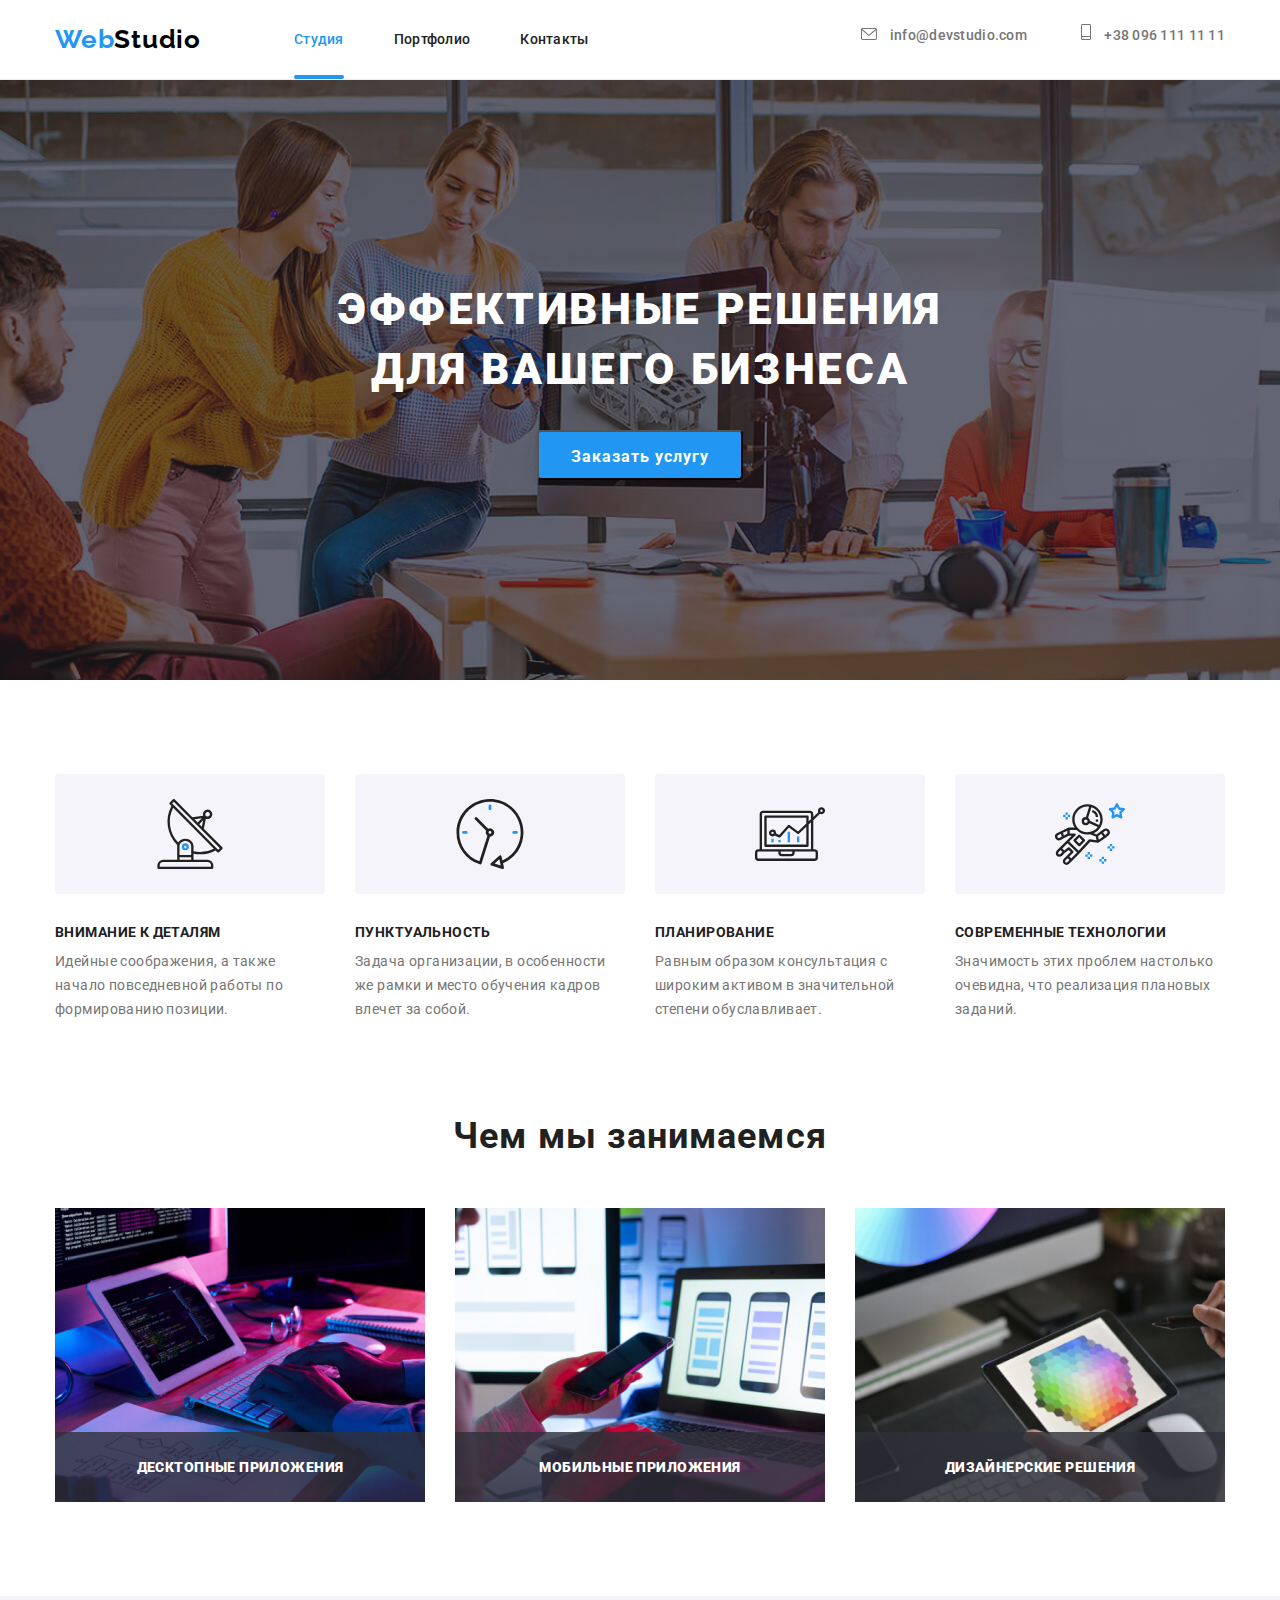
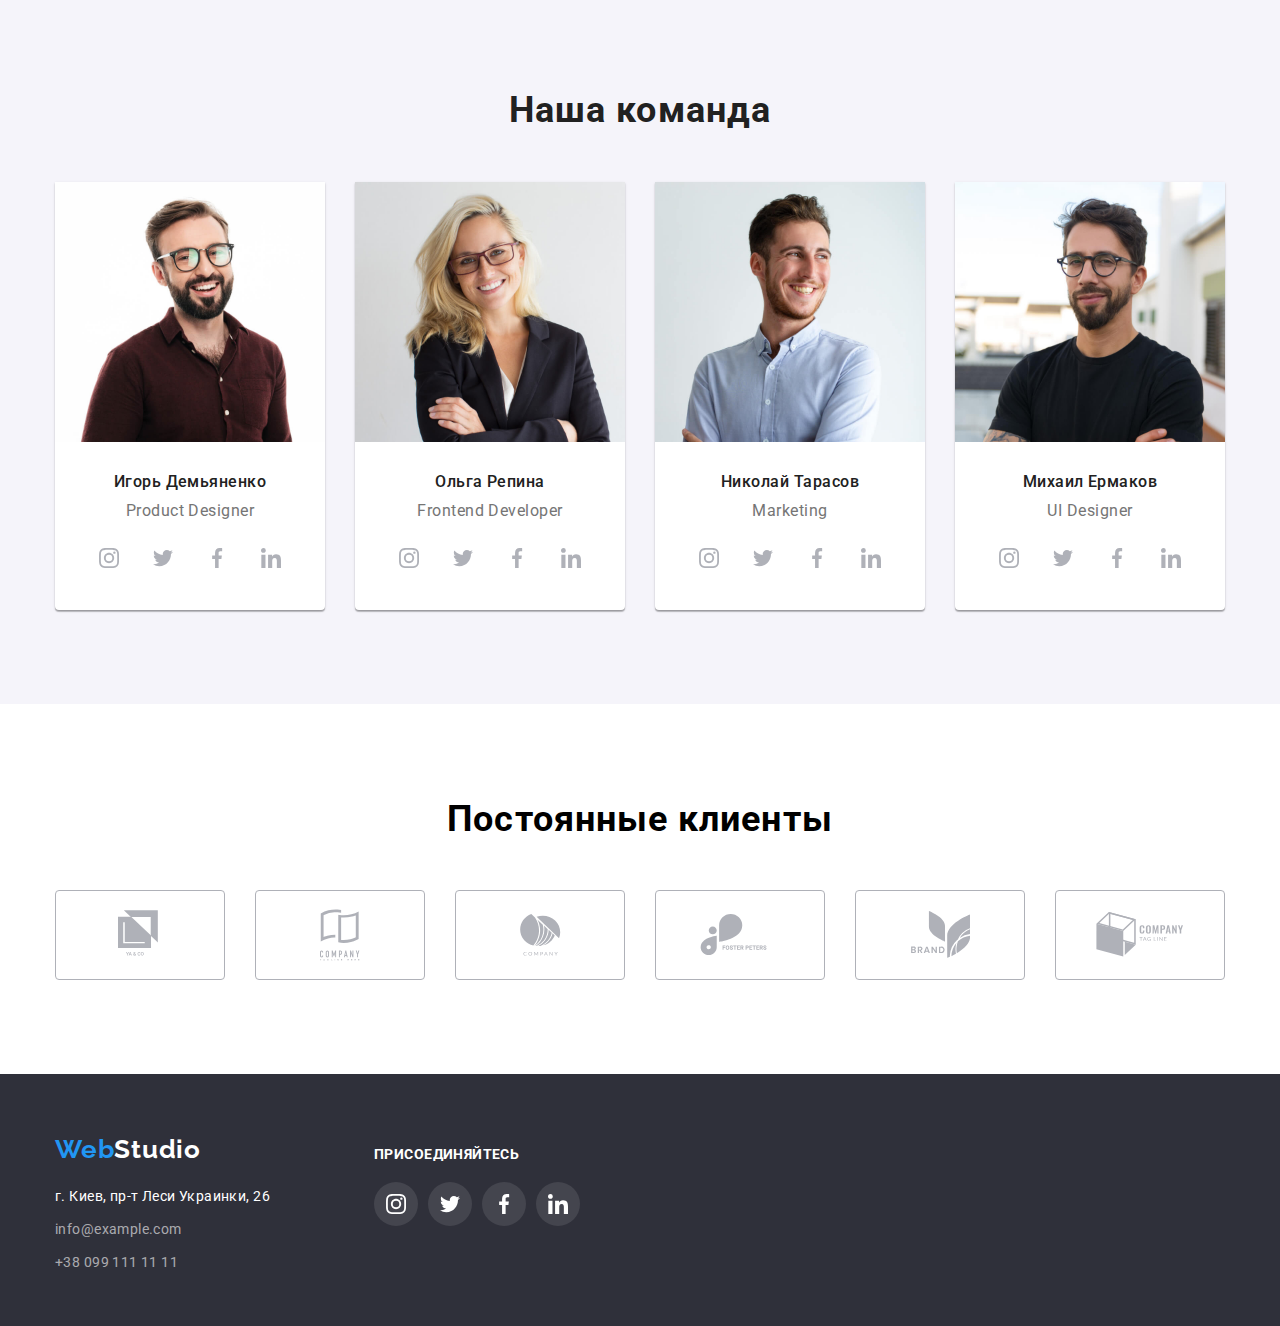
<file: index.html>
<!DOCTYPE html>
<html lang="ru">
  <head>
    <meta charset="UTF-8" />
    <meta name="viewport" content="width=device-width, initial-scale=1.0" />
    <title lang="en">WebStudio</title>
    <link
      rel="stylesheet"
      href="https://cdnjs.cloudflare.com/ajax/libs/modern-normalize/1.0.0/modern-normalize.css"
    />
    <link
      href="https://fonts.googleapis.com/css2?family=Raleway:wght@700&family=Roboto:wght@400;500;700;900&display=swap"
      rel="stylesheet"
    />
    <link rel="stylesheet" href="./css/style.css" />
  </head>
  <body>
    <!--HEADER-->
    <header class="header">
      <div class="container">
        <nav class="navigation">
          <a
            class="logo link"
            href="./index.html"
            aria-label="Логотип WebStudio"
          >
            <span class="logo-item">Web</span>Studio</a
          >
          <ul class="navigation-list list">
            <li class="navigation-list-item">
              <a
                class="navigation-list-link link link-current"
                href="./index.html"
                >Студия</a
              >
            </li>
            <li class="navigation-list-item">
              <a class="navigation-list-link link" href="./portfolio.html"
                >Портфолио</a
              >
            </li>
            <li class="navigation-list-item">
              <a class="navigation-list-link link" href="">Контакты</a>
            </li>
          </ul>
        </nav>
        <address class="adress">
          <a class="header-mail-link link" href="mailto:info@devstudio.com">
            <svg class="adress-logo">
              <use href="./images/sprite.svg#icon-envelope"></use>
            </svg>
            info@devstudio.com</a
          >
          <a class="header-tel-link link" href="tel:+380961111111">
            <svg class="adress-logo-tel">
              <use href="./images/sprite.svg#icon-smartphone"></use>
            </svg>
            +38 096 111 11 11</a
          >
        </address>
      </div>
    </header>
    <main>
      <!--HERO-->
      <section class="hero">
        <div class="container">
          <h1 class="hero-title">Эффективные решения для вашего бизнеса</h1>
          <button class="modal-btn" type="button" data-modal-open>
            Заказать услугу
          </button>
        </div>
      </section>
      <!--Our advantages-->
      <section class="advantages-section">
        <div class="container">
          <h2 class="hero-section-title" hidden>Наши преимущества</h2>
          <ul class="advantages-list list">
            <li class="advantages-list-item">
              <div></div>
              <h3 class="advantages-title">Внимание к деталям</h3>
              <p class="advantages-description">
                Идейные соображения, а также <br />
                начало повседневной работы по <br />
                формированию позиции.
              </p>
            </li>
            <li class="advantages-list-item">
              <div></div>
              <h3 class="advantages-title">Пунктуальность</h3>
              <p class="advantages-description">
                Задача организации, в особенности <br />
                же рамки и место обучения кадров<br />
                влечет за собой.
              </p>
            </li>
            <li class="advantages-list-item">
              <div></div>
              <h3 class="advantages-title">Планирование</h3>
              <p class="advantages-description">
                Равным образом консультация с<br />
                широким активом в значительной<br />
                степени обуславливает.
              </p>
            </li>
            <li class="advantages-list-item">
              <div></div>
              <h3 class="advantages-title">Современные технологии</h3>
              <p class="advantages-description">
                Значимость этих проблем настолько<br />
                очевидна, что реализация плановых<br />
                заданий.
              </p>
            </li>
          </ul>
        </div>
      </section>

      <!--What are we doing-->
      <section class="doing-section">
        <h2 class="hero-section-title">Чем мы занимаемся</h2>
        <div class="container">
          <ul class="doing-list list">
            <li class="doing-list-item">
              <img
                class="doing-img"
                src="./images/what-are-we-doing/what-are-we-doing-img-1.jpg"
                alt="специалист изучает дизайны мобильных телефонов на компьютере"
                width="370"
                height="294"
              />
              <div class="doing-wrapper">
                <p class="doing-wrapper-label">Десктопные приложения</p>
              </div>
            </li>
            <li class="doing-list-item">
              <img
                class="doing-img"
                src="./images/what-are-we-doing/what-are-we-doing-img-2.jpg"
                alt="специалист изучает дизайны мобильных телефонов на компьютере"
                width="370"
                height="294"
              />
              <div class="doing-wrapper">
                <p class="doing-wrapper-label">Мобильные приложения</p>
              </div>
            </li>
            <li class="doing-list-item">
              <img
                class="doing-img"
                src="./images/what-are-we-doing/what-are-we-doing-img-3.jpg"
                alt="специалист работает с цветами на планшете"
                width="370"
                height="294"
              />
              <div class="doing-wrapper">
                <p class="doing-wrapper-label">Дизайнерские решения</p>
              </div>
            </li>
          </ul>
        </div>
      </section>

      <!--Our team-->
      <section class="team-section">
        <h2 class="hero-section-title">Наша команда</h2>
        <div class="container">
          <ul class="team-list list">
            <li class="team-list-item">
              <img
                class="team-img"
                src="./images/our-team/member-1.jpg"
                alt="Член команды Игорь Демьяненко"
                width="270"
                height="260"
              />
              <div class="team-list-content">
                <h3 class="team-title">Игорь Демьяненко</h3>
                <p class="team-title-description" lang="en">Product Designer</p>
                <ul class="social-list list">
                  <li class="social-list-item">
                    <a href="" class="social-list-link">
                      <svg class="social-list-svg">
                        <use href="./images/sprite.svg#icon-instagram"></use>
                      </svg>
                    </a>
                  </li>
                  <li class="social-list-item">
                    <a href="" class="social-list-link">
                      <svg class="social-list-svg">
                        <use href="./images/sprite.svg#icon-twitter"></use>
                      </svg>
                    </a>
                  </li>
                  <li class="social-list-item">
                    <a href="" class="social-list-link">
                      <svg class="social-list-svg">
                        <use href="./images/sprite.svg#icon-facebook"></use>
                      </svg>
                    </a>
                  </li>
                  <li class="social-list-item">
                    <a href="" class="social-list-link">
                      <svg class="social-list-svg">
                        <use href="./images/sprite.svg#icon-linkedin"></use>
                      </svg>
                    </a>
                  </li>
                </ul>
              </div>
            </li>
            <li class="team-list-item">
              <img
                class="team-img"
                src="./images/our-team/member-2.jpg"
                alt="Член команды Ольга Репина"
                width="270"
                height="260"
              />
              <div class="team-list-content">
                <h3 class="team-title">Ольга Репина</h3>
                <p class="team-title-description" lang="en">
                  Frontend Developer
                </p>
                <ul class="social-list list">
                  <li class="social-list-item">
                    <a href="" class="social-list-link">
                      <svg class="social-list-svg">
                        <use href="./images/sprite.svg#icon-instagram"></use>
                      </svg>
                    </a>
                  </li>
                  <li class="social-list-item">
                    <a href="" class="social-list-link">
                      <svg class="social-list-svg">
                        <use href="./images/sprite.svg#icon-twitter"></use>
                      </svg>
                    </a>
                  </li>
                  <li class="social-list-item">
                    <a href="" class="social-list-link">
                      <svg class="social-list-svg">
                        <use href="./images/sprite.svg#icon-facebook"></use>
                      </svg>
                    </a>
                  </li>
                  <li class="social-list-item">
                    <a href="" class="social-list-link">
                      <svg class="social-list-svg">
                        <use href="./images/sprite.svg#icon-linkedin"></use>
                      </svg>
                    </a>
                  </li>
                </ul>
              </div>
            </li>
            <li class="team-list-item">
              <img
                src="./images/our-team/member-3.jpg"
                alt="Член команды Николай Тарасов"
                width="270"
                height="260"
              />
              <div class="team-list-content">
                <h3 class="team-title">Николай Тарасов</h3>
                <p class="team-title-description" lang="en">Marketing</p>
                <ul class="social-list list">
                  <li class="social-list-item">
                    <a href="" class="social-list-link">
                      <svg class="social-list-svg">
                        <use href="./images/sprite.svg#icon-instagram"></use>
                      </svg>
                    </a>
                  </li>
                  <li class="social-list-item">
                    <a href="" class="social-list-link">
                      <svg class="social-list-svg">
                        <use href="./images/sprite.svg#icon-twitter"></use>
                      </svg>
                    </a>
                  </li>
                  <li class="social-list-item">
                    <a href="" class="social-list-link">
                      <svg class="social-list-svg">
                        <use href="./images/sprite.svg#icon-facebook"></use>
                      </svg>
                    </a>
                  </li>
                  <li class="social-list-item">
                    <a href="" class="social-list-link">
                      <svg class="social-list-svg">
                        <use href="./images/sprite.svg#icon-linkedin"></use>
                      </svg>
                    </a>
                  </li>
                </ul>
              </div>
            </li>
            <li class="team-list-item">
              <img
                src="./images/our-team/member-4.jpg"
                alt="Член команды Михаил Ермаков"
                width="270"
                height="260"
              />
              <div class="team-list-content">
                <h3 class="team-title">Михаил Ермаков</h3>
                <p class="team-title-description" lang="en">UI Designer</p>
                <ul class="social-list list">
                  <li class="social-list-item">
                    <a href="" class="social-list-link">
                      <svg class="social-list-svg">
                        <use href="./images/sprite.svg#icon-instagram"></use>
                      </svg>
                    </a>
                  </li>
                  <li class="social-list-item">
                    <a href="" class="social-list-link">
                      <svg class="social-list-svg">
                        <use href="./images/sprite.svg#icon-twitter"></use>
                      </svg>
                    </a>
                  </li>
                  <li class="social-list-item">
                    <a href="" class="social-list-link">
                      <svg class="social-list-svg">
                        <use href="./images/sprite.svg#icon-facebook"></use>
                      </svg>
                    </a>
                  </li>
                  <li class="social-list-item">
                    <a href="" class="social-list-link">
                      <svg class="social-list-svg">
                        <use href="./images/sprite.svg#icon-linkedin"></use>
                      </svg>
                    </a>
                  </li>
                </ul>
              </div>
            </li>
          </ul>
        </div>
      </section>
      <!--Client-->
      <section class="section-client">
        <div class="container">
          <h2 class="client-title">Постоянные клиенты</h2>
          <ul class="client-list list">
            <li class="client-list-item">
              <a href="" class="client-link link">
                <svg class="client-svg" width="44px" height="49px">
                  <use href="./images/sprite.svg#icon-logo-1"></use>
                </svg>
              </a>
            </li>
            <li class="client-list-item">
              <a href="" class="client-link">
                <svg class="client-svg" width="40px" height="52px">
                  <use href="./images/sprite.svg#icon-logo-2"></use>
                </svg>
              </a>
            </li>
            <li class="client-list-item">
              <a href="" class="client-link link">
                <svg class="client-svg" width="41px" height="42px">
                  <use href="./images/sprite.svg#icon-logo-3"></use>
                </svg>
              </a>
            </li>
            <li class="client-list-item">
              <a href="" class="client-link link">
                <svg class="client-svg" width="80px" height="42px">
                  <use href="./images/sprite.svg#icon-logo-4"></use>
                </svg>
              </a>
            </li>
            <li class="client-list-item">
              <a href="" class="client-link link">
                <svg class="client-svg" width="59px" height="47px">
                  <use href="./images/sprite.svg#icon-logo-5"></use>
                </svg>
              </a>
            </li>
            <li class="client-lisi-item">
              <a href="" class="client-link link">
                <svg class="client-svg" width="88px" height="45px">
                  <use href="./images/sprite.svg#icon-logo-6"></use>
                </svg>
              </a>
            </li>
          </ul>
        </div>
      </section>
    </main>

    <!--Footer-->
    <footer class="footer">
      <div class="footer-container container">
        <div class="footer-left">
          <div class="logo-container">
            <a
              class="logo link"
              href="./index.html"
              aria-label="Логотип WebStudio"
            >
              <span class="logo-item">Web</span>Studio
            </a>
          </div>
          <address class="adress">
            <ul class="footer-list list">
              <li class="footer-list-item">
                <a
                  class="footer-adress-link link"
                  href="https://goo.gl/maps/Tn6iYeRyKpCLgesP7"
                  target="_blank"
                  >г. Киев, пр-т Леси Украинки, 26</a
                >
              </li>
              <li class="footer-list-item">
                <a class="footer-mail-link link" href="mailto:info@example.com"
                  >info@example.com</a
                >
              </li>
              <li class="footer-list-item">
                <a class="footer-tel-link link" href="tel:+380991111111"
                  >+38 099 111 11 11</a
                >
              </li>
            </ul>
          </address>
        </div>
        <div class="footer-right">
          <h2 class="footer-title">Присоединяйтесь</h2>
          <ul class="footer-icon-list list">
            <li class="footer-icon-list-item">
              <a href="" class="footer-icon-link">
                <svg class="footer-svg">
                  <use href="./images/sprite.svg#icon-instagram"></use>
                </svg>
              </a>
            </li>
            <li class="footer-icon-list-item">
              <a href="" class="footer-icon-link">
                <svg class="footer-svg">
                  <use href="./images/sprite.svg#icon-twitter"></use>
                </svg>
              </a>
            </li>
            <li class="footer-icon-list-item">
              <a href="" class="footer-icon-link">
                <svg class="footer-svg">
                  <use href="./images/sprite.svg#icon-facebook"></use>
                </svg>
              </a>
            </li>
            <li class="footer-icon-list-item">
              <a href="" class="footer-icon-link">
                <svg class="footer-svg">
                  <use href="./images/sprite.svg#icon-linkedin"></use>
                </svg>
              </a>
            </li>
          </ul>
        </div>
      </div>
    </footer>
    <div class="backdrop is-hidden" data-modal>
      <div class="modal">
        <button type="button" class="close-btn" data-modal-close>
          <svg class="close-btn-icon">
            <use href="./images/sprite.svg#icon-Vector"></use>
          </svg>
        </button>
      </div>
    </div>
    <script src="./js/modal.js"></script>
  </body>
</html>
</file>
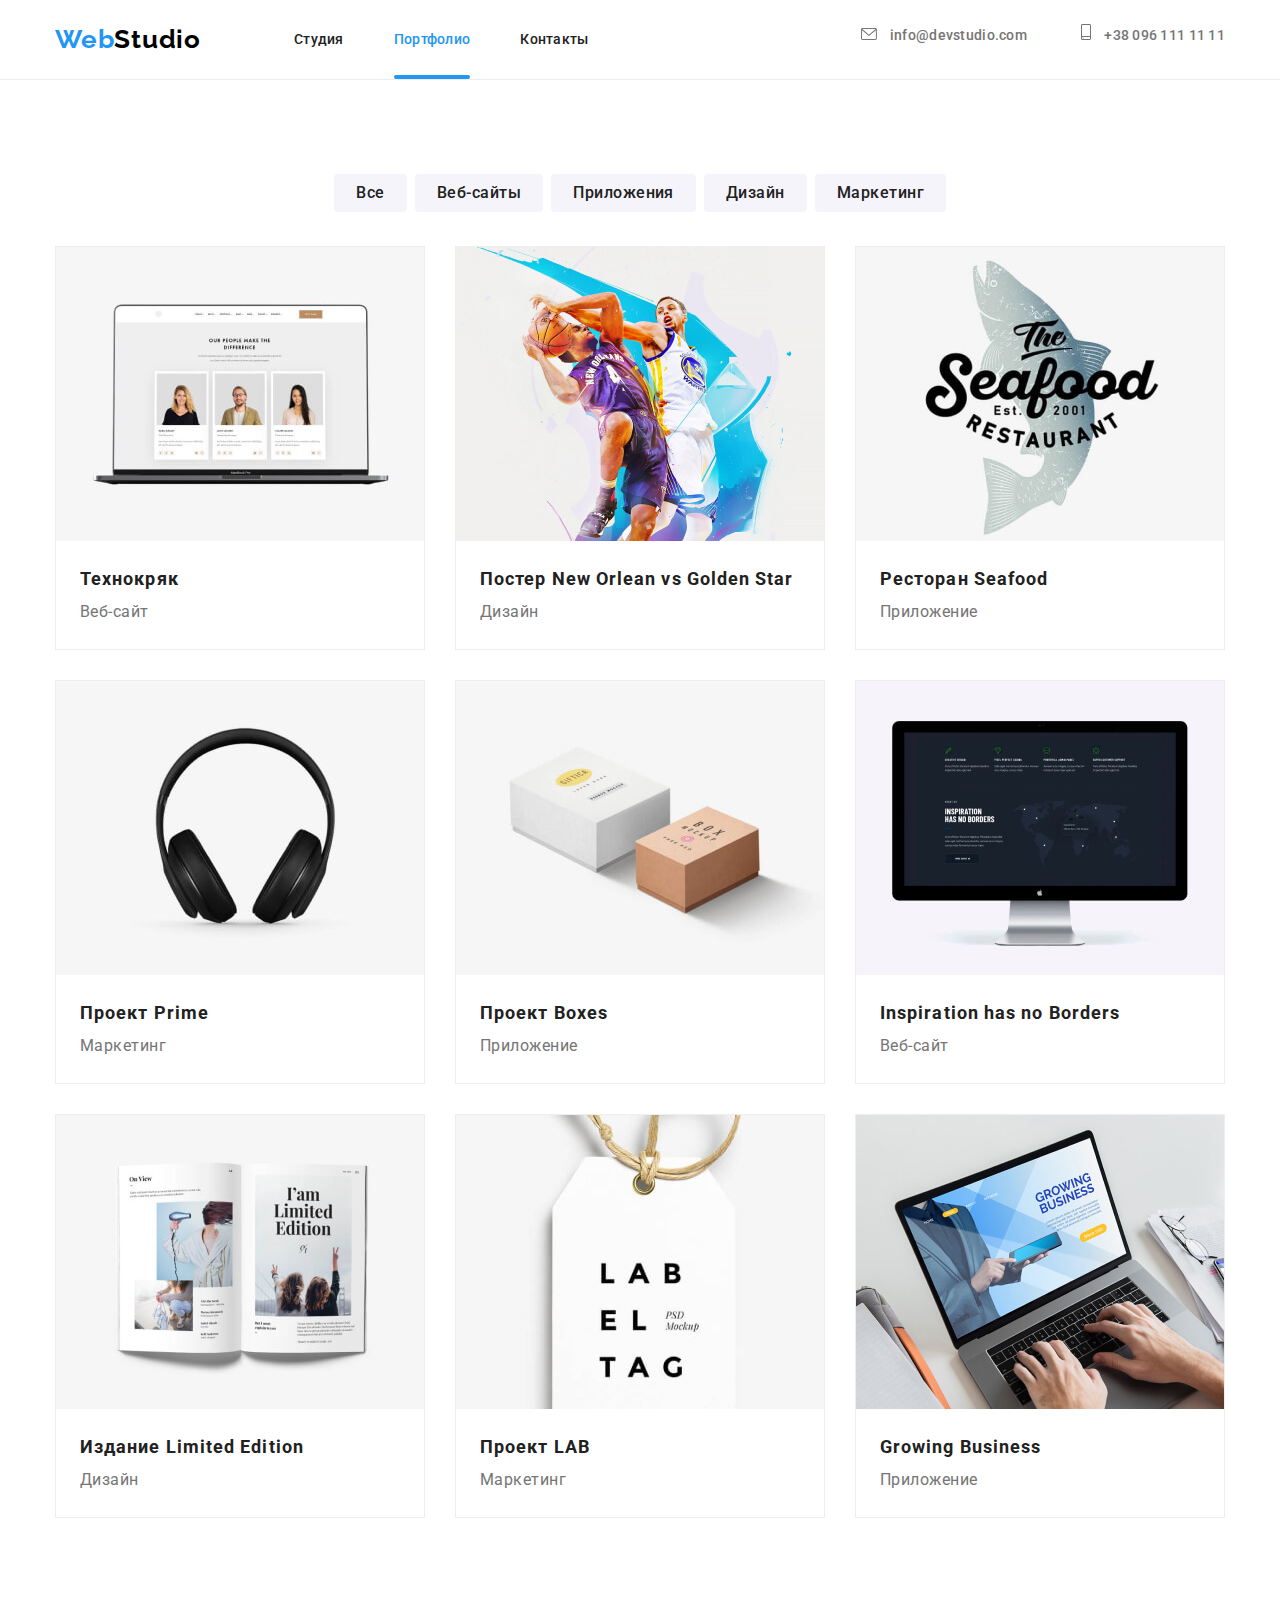
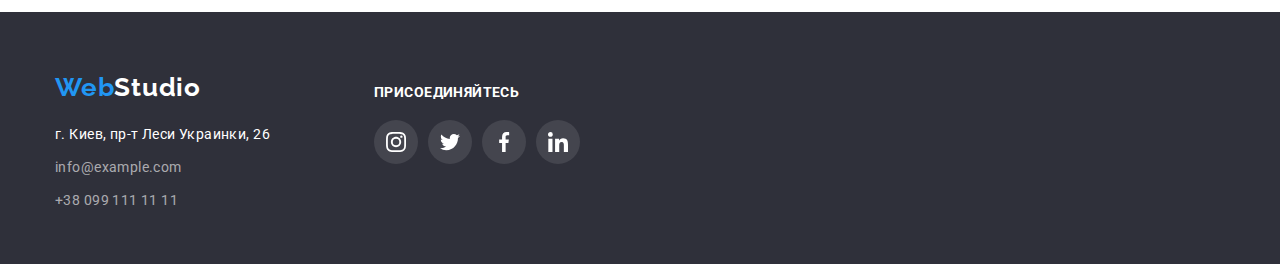
<file: portfolio.html>
<!DOCTYPE html>
<html lang="ru">
  <head>
    <meta charset="UTF-8" />
    <meta name="viewport" content="width=device-width, initial-scale=1.0" />
    <title lang="en">WebStudio</title>
    <link
      rel="stylesheet"
      href="https://cdnjs.cloudflare.com/ajax/libs/modern-normalize/1.0.0/modern-normalize.css"
    />
    <link
      href="https://fonts.googleapis.com/css2?family=Raleway:wght@700&family=Roboto:wght@400;500;700;900&display=swap"
      rel="stylesheet"
    />
    <link rel="stylesheet" href="./css/style.css" />
  </head>
  <body>
    <!--HEADER-->
    <header class="header">
      <div class="container">
        <nav class="navigation">
          <a
            class="logo link"
            href="./index.html"
            aria-label="Логотип WebStudio"
          >
            <span class="logo-item">Web</span>Studio</a
          >
          <ul class="navigation-list list">
            <li class="navigation-list-item">
              <a class="navigation-list-link link" href="./index.html"
                >Студия</a
              >
            </li>
            <li class="navigation-list-item">
              <a
                class="navigation-list-link link link-current"
                href="./portfolio.html"
                >Портфолио</a
              >
            </li>
            <li class="navigation-list-item">
              <a class="navigation-list-link link" href="">Контакты</a>
            </li>
          </ul>
        </nav>
        <address class="adress">
          <a class="header-mail-link link" href="mailto:info@devstudio.com">
            <svg class="adress-logo">
              <use href="./images/sprite.svg#icon-envelope"></use>
            </svg>
            info@devstudio.com</a
          >
          <a class="header-tel-link link" href="tel:+380961111111">
            <svg class="adress-logo-tel">
              <use href="./images/sprite.svg#icon-smartphone"></use>
            </svg>
            +38 096 111 11 11</a
          >
        </address>
      </div>
    </header>
    <main>
      <!--HERO-->
      <section class="portfolio-hero">
        <div class="container">
          <h1 class="portfolio-hero-title" hidden>Портфолио</h1>
          <ul class="portfolio-title-list list">
            <li class="portfolio-hero-item">
              <button class="portfolio-btn" type="button">Все</button>
            </li>
            <li class="portfolio-hero-item">
              <button class="portfolio-btn" type="button">Веб-сайты</button>
            </li>
            <li class="portfolio-hero-item">
              <button class="portfolio-btn" type="button">Приложения</button>
            </li>
            <li class="portfolio-hero-item">
              <button class="portfolio-btn" type="button">Дизайн</button>
            </li>
            <li class="portfolio-hero-item">
              <button class="portfolio-btn" type="button">Маркетинг</button>
            </li>
          </ul>
          <ul class="portfolio-hero-list list">
            <li class="portfolio-hero-list-item">
              <a class="portfolio-hero-link link" href="">
                <div class="image-wrapper">
                  <img
                    class="portfolio-img"
                    src="./images/portfolio/img-1.jpg"
                    alt="Ноутбук"
                    width="370"
                    height="294"
                  />
                  <p class="portfolio-hero-list-description">
                    Технокряк это современная площадка распространения
                    коронавируса. Компании используют эту платформу для
                    цифрового шпионажа и атак на защищённые сервера конкурентов
                  </p>
                </div>
                <div class="portfolio-hero-list-content">
                  <h2 class="portfolio-hero-section-title">Технокряк</h2>
                  <p class="portfolio-hero-section-subtitle">Веб-сайт</p>
                </div>
              </a>
            </li>
            <li class="portfolio-hero-list-item">
              <a class="portfolio-hero-link link" href="">
                <div class="image-wrapper">
                  <img
                    class="portfolio-img"
                    src="./images/portfolio/img-2.jpg"
                    alt="Спортсмены играют в баскетбол"
                    width="370"
                    height="294"
                  />
                  <p class="portfolio-hero-list-description">
                    Технокряк это современная площадка распространения
                    коронавируса. Компании используют эту платформу для
                    цифрового шпионажа и атак на защищённые сервера конкурентов
                  </p>
                </div>
                <div class="portfolio-hero-list-content">
                  <h2 class="portfolio-hero-section-title">
                    Постер <span lang="en">New Orlean vs Golden Star</span>
                  </h2>
                  <p class="portfolio-hero-section-subtitle">Дизайн</p>
                </div>
              </a>
            </li>
            <li class="portfolio-hero-list-item">
              <a class="portfolio-hero-link link" href="">
                <div class="image-wrapper">
                  <img
                    class="portfolio-img"
                    src="./images/portfolio/img-3.jpg"
                    alt="Логотип ресторана"
                    width="370"
                    height="294"
                  />
                  <p class="portfolio-hero-list-description">
                    Технокряк это современная площадка распространения
                    коронавируса. Компании используют эту платформу для
                    цифрового шпионажа и атак на защищённые сервера конкурентов
                  </p>
                </div>
                <div class="portfolio-hero-list-content">
                  <h2 class="portfolio-hero-section-title">
                    Ресторан<span lang="en"> Seafood</span>
                  </h2>
                  <p class="portfolio-hero-section-subtitle">Приложение</p>
                </div>
              </a>
            </li>
            <li class="portfolio-hero-list-item">
              <a class="portfolio-hero-link link" href="">
                <div class="image-wrapper">
                  <img
                    class="portfolio-img"
                    src="./images/portfolio/img-4.jpg"
                    alt="Наушники"
                    width="370"
                    height="294"
                  />
                  <p class="portfolio-hero-list-description">
                    Технокряк это современная площадка распространения
                    коронавируса. Компании используют эту платформу для
                    цифрового шпионажа и атак на защищённые сервера конкурентов
                  </p>
                </div>
                <div class="portfolio-hero-list-content">
                  <h2 class="portfolio-hero-section-title">
                    Проект<span lang="en"> Prime</span>
                  </h2>
                  <p class="portfolio-hero-section-subtitle">Маркетинг</p>
                </div>
              </a>
            </li>
            <li class="portfolio-hero-list-item">
              <a class="portfolio-hero-link link" href="">
                <div class="image-wrapper">
                  <img
                    class="portfolio-img"
                    src="./images/portfolio/img-5.jpg"
                    alt="Две картонные коробки"
                    width="370"
                    height="294"
                  />
                  <p class="portfolio-hero-list-description">
                    Технокряк это современная площадка распространения
                    коронавируса. Компании используют эту платформу для
                    цифрового шпионажа и атак на защищённые сервера конкурентов
                  </p>
                </div>
                <div class="portfolio-hero-list-content">
                  <h2 class="portfolio-hero-section-title">
                    Проект <span lang="en">Boxes</span>
                  </h2>
                  <p class="portfolio-hero-section-subtitle">Приложение</p>
                </div>
              </a>
            </li>
            <li class="portfolio-hero-list-item">
              <a class="portfolio-hero-link link" href="">
                <div class="image-wrapper">
                  <img
                    class="portfolio-img"
                    src="./images/portfolio/img-6.jpg"
                    alt="Монитор от компьютера"
                    width="370"
                    height="294"
                  />
                  <p class="portfolio-hero-list-description">
                    Технокряк это современная площадка распространения
                    коронавируса. Компании используют эту платформу для
                    цифрового шпионажа и атак на защищённые сервера конкурентов
                  </p>
                </div>
                <div class="portfolio-hero-list-content">
                  <h2 class="portfolio-hero-section-title" lang="en">
                    Inspiration has no Borders
                  </h2>
                  <p class="portfolio-hero-section-subtitle">Веб-сайт</p>
                </div>
              </a>
            </li>
            <li class="portfolio-hero-list-item">
              <a class="portfolio-hero-link link" href="">
                <div class="image-wrapper">
                  <img
                    class="portfolio-img"
                    src="./images/portfolio/img-7.jpg"
                    alt="Открытаяя книга"
                    width="370"
                    height="294"
                  />
                  <p class="portfolio-hero-list-description">
                    Технокряк это современная площадка распространения
                    коронавируса. Компании используют эту платформу для
                    цифрового шпионажа и атак на защищённые сервера конкурентов
                  </p>
                </div>
                <div class="portfolio-hero-list-content">
                  <h2 class="portfolio-hero-section-title">
                    Издание <span lang="en">Limited Edition</span>
                  </h2>
                  <p class="portfolio-hero-section-subtitle">Дизайн</p>
                </div>
              </a>
            </li>
            <li class="portfolio-hero-list-item">
              <a class="portfolio-hero-link link" href="">
                <div class="image-wrapper">
                  <img
                    class="portfolio-img"
                    src="./images/portfolio/img-8.jpg"
                    alt="Бирка с логотипом компании"
                    width="370"
                    height="294"
                  />
                  <p class="portfolio-hero-list-description">
                    Технокряк это современная площадка распространения
                    коронавируса. Компании используют эту платформу для
                    цифрового шпионажа и атак на защищённые сервера конкурентов
                  </p>
                </div>
                <div class="portfolio-hero-list-content">
                  <h2 class="portfolio-hero-section-title">
                    Проект <span lang="en">LAB</span>
                  </h2>
                  <p class="portfolio-hero-section-subtitle">Маркетинг</p>
                </div>
              </a>
            </li>
            <li class="portfolio-hero-list-item">
              <a class="portfolio-hero-link link" href="">
                <div class="image-wrapper">
                  <img
                    class="portfolio-img"
                    src="./images/portfolio/img-9.jpg"
                    alt="Человек работает на ноутбуке"
                    width="370"
                    height="294"
                  />
                  <p class="portfolio-hero-list-description">
                    Технокряк это современная площадка распространения
                    коронавируса. Компании используют эту платформу для
                    цифрового шпионажа и атак на защищённые сервера конкурентов
                  </p>
                </div>
                <div class="portfolio-hero-list-content">
                  <h2 class="portfolio-hero-section-title" lang="en">
                    Growing Business
                  </h2>
                  <p class="portfolio-hero-section-subtitle">Приложение</p>
                </div>
              </a>
            </li>
          </ul>
        </div>
      </section>
    </main>
    <!--Footer-->
    <footer class="footer">
      <div class="footer-container container">
        <div class="footer-left">
          <div class="logo-container">
            <a
              class="logo link"
              href="./index.html"
              aria-label="Логотип WebStudio"
            >
              <span class="logo-item">Web</span>Studio
            </a>
          </div>
          <address class="adress">
            <ul class="footer-list list">
              <li class="footer-list-item">
                <a
                  class="footer-adress-link link"
                  href="https://goo.gl/maps/Tn6iYeRyKpCLgesP7"
                  target="_blank"
                  >г. Киев, пр-т Леси Украинки, 26</a
                >
              </li>
              <li class="footer-list-item">
                <a class="footer-mail-link link" href="mailto:info@example.com"
                  >info@example.com</a
                >
              </li>
              <li class="footer-list-item">
                <a class="footer-tel-link link" href="tel:+380991111111"
                  >+38 099 111 11 11</a
                >
              </li>
            </ul>
          </address>
        </div>
        <div class="footer-right">
          <h2 class="footer-title">Присоединяйтесь</h2>
          <ul class="footer-icon-list list">
            <li class="footer-icon-list-item">
              <a href="" class="footer-icon-link">
                <svg class="footer-svg">
                  <use href="./images/sprite.svg#icon-instagram"></use>
                </svg>
              </a>
            </li>
            <li class="footer-icon-list-item">
              <a href="" class="footer-icon-link">
                <svg class="footer-svg">
                  <use href="./images/sprite.svg#icon-twitter"></use>
                </svg>
              </a>
            </li>
            <li class="footer-icon-list-item">
              <a href="" class="footer-icon-link">
                <svg class="footer-svg">
                  <use href="./images/sprite.svg#icon-facebook"></use>
                </svg>
              </a>
            </li>
            <li class="footer-icon-list-item">
              <a href="" class="footer-icon-link">
                <svg class="footer-svg">
                  <use href="./images/sprite.svg#icon-linkedin"></use>
                </svg>
              </a>
            </li>
          </ul>
        </div>
      </div>
    </footer>
  </body>
</html>
</file>
<file: css/style.css>
/*==Components===*/
:root {
  --accent-color: #2196f3;
  --title-text-color: #212121;
  --description-subtitle-color: #757575;
  --logo-color: #000000;
  --backgound-color: #ffffff;
}
*,
*::before,
*::after {
  box-sizing: border-box;
  margin: 0;
  padding: 0;
}

body {
  font-family: "Roboto", sans-serif;
  font-style: normal;
  padding-top: 80px;
}
main {
  display: block;
}
.list {
  list-style: none;
}
.link {
  text-decoration: none;
}
.adress {
  font-style: normal;
}
img {
  display: block;
}
.container {
  width: 1200px;
  padding: 0 15px;
  margin: 0 auto;
}
.backdrop {
  position: fixed;
  z-index: 105;
  top: 0;
  left: 0;
  width: 100%;
  height: 100%;
  background-color: rgba(0, 0, 0, 0.2);
  transition: all 500ms cubic-bezier(0.4, 0, 0.2, 1);
}
.backdrop.is-hidden {
  opacity: 0;
  visibility: hidden;
  pointer-events: none;
  transition: all 500ms cubic-bezier(0.4, 0, 0.2, 1) 500ms;
}
.backdrop.is-hidden .modal {
  transform: translate(-50%, -50%) scale(0);
  transition: all 500ms cubic-bezier(0.4, 0, 0.2, 1);
}
.modal {
  position: absolute;
  top: 50%;
  left: 50%;
  transform: translate(-50%, -50%) scale(1);
  min-width: 528px;
  min-height: 581px;
  background-color: #ffffff;
  box-shadow: 0px 1px 3px rgba(0, 0, 0, 0.12), 0px 1px 1px rgba(0, 0, 0, 0.14),
    0px 2px 1px rgba(0, 0, 0, 0.2);
  border-radius: 4px;
  transition: all 500ms cubic-bezier(0.4, 0, 0.2, 1) 500ms;
}
.close-btn {
  position: absolute;
  top: 8px;
  right: 8px;
  width: 30px;
  height: 30px;
  border-radius: 50%;
  border: 1px solid rgba(0, 0, 0, 0.1);
  background-color: #ffffff;
  cursor: pointer;
}
.close-btn-icon {
  width: 11px;
  height: 11px;
}
.close-btn:hover,
.close-btn:focus {
  fill: #2196f3;
}
/*== End Components===*/
/*==Header===*/
.header {
  /*width: 1600px;*/
  height: 80px;
  padding: 24px 0;
  border-bottom-width: 1px;
  border-bottom-style: solid;
  border-bottom-color: #ececec;
  background-color: var(--backgound-color);
  position: fixed;
  top: 0;
  left: 0;
  z-index: 100;
  width: 100%;
}

.header .container {
  display: flex;
}
.logo {
  margin-right: 93px;
  font-family: Raleway;
  font-style: normal;
  font-weight: 700;
  font-size: 26px;
  line-height: 1.192;
  letter-spacing: 0.03em;
  color: var(--logo-color);
}
.logo-item {
  font-family: Raleway;
  font-style: normal;
  font-weight: 700;
  font-size: 26px;
  line-height: 1.192;
  letter-spacing: 0.03em;
  color: var(--accent-color);
}
.navigation {
  display: flex;
  align-items: center;
}
.navigation-list {
  display: flex;
}
.navigation-list-item:not(:last-child) {
  margin-right: 50px;
}
.navigation-list-link {
  font-weight: 500;
  font-size: 14px;
  line-height: 1.142;
  letter-spacing: 0.02em;
  color: var(--title-text-color);
  cursor: pointer;
  transition: all 250ms cubic-bezier(0.4, 0, 0.2, 1);
}
.link-current {
  position: relative;
  color: var(--accent-color);
}
.link-current::after {
  content: "";
  position: absolute;
  display: block;
  width: 100%;
  height: 4px;
  bottom: -32px;
  background-color: var(--accent-color);
  border-radius: 2px;
}
.navigation-list-link:hover,
.navigation-list-link:focus {
  color: var(--accent-color);
  transition: all 250ms cubic-bezier(0.4, 0, 0.2, 1);
}
.navigation-list-link:active {
  color: var(--accent-color);
}
.header .adress {
  margin-left: auto;
}
.header-tel-link {
  margin-left: 50px;
}
.header-mail-link,
.header-tel-link {
  font-weight: 500;
  font-size: 14px;
  line-height: 1.142;
  letter-spacing: 0.02em;
  color: var(--description-subtitle-color);
  transition: all 250ms cubic-bezier(0.4, 0, 0.2, 1);
}
.header-mail-link:hover,
.header-mail-link:focus,
.header-tel-link:hover,
.header-tel-link:focus {
  color: var(--accent-color);
  transition: all 250ms cubic-bezier(0.4, 0, 0.2, 1);
}
.header-mail-link:active,
.header-tel-link:active {
  color: var(--accent-color);
}
.header-mail-link:hover .adress-logo {
  fill: var(--accent-color);
}
.adress-logo {
  width: 16px;
  height: 12px;
  margin-right: 10px;
  fill: var(--description-subtitle-color);
  transition: fill 250ms cubic-bezier(0.4, 0, 0.2, 1);
}
.header-tel-link:hover .adress-logo-tel {
  fill: var(--accent-color);
}
.adress-logo-tel {
  width: 10px;
  height: 16px;
  margin-right: 10px;
  fill: var(--description-subtitle-color);
  transition: fill 250ms cubic-bezier(0.4, 0, 0.2, 1);
}
/*== End Header===*/
/*== HERO===*/
.hero {
  /* width: 1600px; */
  /* height: 600px; */
  margin-left: auto;
  margin-right: auto;
  padding-top: 200px;
  padding-bottom: 200px;
  background-color: #2f303a;
  text-align: center;
  background-image: linear-gradient(
      rgba(47, 48, 58, 0.4),
      rgba(47, 48, 58, 0.4)
    ),
    url("../images/hero/hero-jpg.jpg");
  background-repeat: no-repeat;
  background-position: center;
}
.hero .container {
  display: flex;
  flex-direction: column;
  justify-content: center;
  align-items: center;
}

.hero-title {
  width: 700px;
  height: 120px;
  margin-bottom: 30px;
  font-weight: 900;
  font-size: 44px;
  line-height: 1.363;
  letter-spacing: 0.06em;
  text-transform: uppercase;
  color: var(--backgound-color);
}
.modal-btn {
  min-width: 200px;
  height: 50px;
  padding: 10px 32px;
  background: #2196f3;
  box-shadow: 0px 4px 4px rgba(0, 0, 0, 0.15);
  border-radius: 4px;
  text-align: center;
  font-weight: 700;
  font-size: 16px;
  line-height: 1.875;
  letter-spacing: 0.06em;
  color: var(--backgound-color);
}

.hero-section-title {
  padding-bottom: 50px;
  font-weight: 700;
  font-size: 36px;
  line-height: 1.166;
  text-align: center;
  letter-spacing: 0.03em;
  color: var(--title-text-color);
}
/*== End HERO===*/

/*== Advantages===*/
.advantages-section {
  /* width: 1600px; */
  padding-top: 94px;
  padding-bottom: 94px;
}

.advantages-list {
  display: flex;
}
.advantages-list-item {
  width: 270px;
}

.advantages-list-item:not(:last-child) {
  margin-right: 30px;
}
.advantages-list-item div {
  display: flex;
  align-items: center;
  justify-content: center;
  height: 120px;
  background-color: #f5f4fa;
  border-radius: 4px;
}
.advantages-list-item:nth-child(1) div::before {
  content: "";
  display: block;
  width: 70px;
  height: 70px;
  background-image: url("../images/advantages/antenna\ 1.svg");
}
.advantages-list-item:nth-child(2) div::before {
  content: "";
  display: block;
  width: 70px;
  height: 70px;
  background-image: url("../images/advantages/clock\ 1.svg");
}
.advantages-list-item:nth-child(3) div::before {
  content: "";
  display: block;
  width: 70px;
  height: 70px;
  background-image: url("../images/advantages/diagram\ 1.svg");
}
.advantages-list-item:nth-child(4) div::before {
  content: "";
  display: block;
  width: 70px;
  height: 70px;
  background-image: url("../images/advantages/astronaut\ 1.svg");
}

.advantages-title {
  margin-top: 30px;
  margin-bottom: 10px;
  font-weight: 700;
  font-size: 14px;
  line-height: 1.142;
  letter-spacing: 0.03em;
  text-transform: uppercase;
  color: var(--title-text-color);
}
.advantages-description {
  font-weight: normal;
  font-size: 14px;
  line-height: 1.714;
  letter-spacing: 0.03em;
  color: var(--description-subtitle-color);
}
/*== End Advantages===*/

/*== What are we doing===*/
.doing-section {
  /* width: 1600px; */
  margin-right: auto;
  margin-left: auto;
  padding-bottom: 94px;
}
.doing-section .container {
  display: flex;
}
.doing-list {
  display: flex;
}
.doing-list-item:not(:last-child) {
  margin-right: 30px;
}
.doing-list-item {
  position: relative;
}
.doing-wrapper-label {
  font-weight: 900;
  font-size: 14px;
  line-height: 1.143;
  text-align: center;
  letter-spacing: 0.03em;
  text-transform: uppercase;
  color: #ffffff;
}
.doing-wrapper {
  position: absolute;
  bottom: 0px;
  display: flex;
  justify-content: center;
  align-items: center;
  width: 100%;
  height: 70px;
  background: rgba(47, 48, 58, 0.8);
}
/*== End What are we doing===*/
/*== Our team ===*/
.team-section {
  /* width: 1600px; */
  margin-left: auto;
  margin-right: auto;
  padding-top: 94px;
  padding-bottom: 94px;
  background-color: #f5f4fa;
}
.team-section .container {
  display: flex;
}
.team-list {
  display: flex;
}
.team-list-item {
  width: 270px;
  background: #ffffff;
  box-shadow: 0px 1px 3px rgba(0, 0, 0, 0.12), 0px 1px 1px rgba(0, 0, 0, 0.14),
    0px 2px 1px rgba(0, 0, 0, 0.2);
  border-radius: 0px 0px 4px 4px;
}

.team-list-item:not(:last-child) {
  margin-right: 30px;
}

.team-list-content {
  padding: 30px 0;
}
.team-title {
  margin-bottom: 10px;
  white-space: nowrap;
  font-weight: 500;
  font-size: 16px;
  line-height: 1.187;
  text-align: center;
  letter-spacing: 0.03em;
  color: var(--title-text-color);
}
.team-title-description {
  margin-bottom: 16px;
  font-weight: 400;
  font-size: 16px;
  line-height: 1.187;
  text-align: center;
  letter-spacing: 0.03em;
  color: var(--description-subtitle-color);
}
.social-list {
  display: flex;
  width: 206px;
  justify-content: space-between;
  margin-left: auto;
  margin-right: auto;
}

.social-list-svg {
  width: 20px;
  height: 20px;
  fill: #afb1b8;
  transition: fill 250ms cubic-bezier(0.4, 0, 0.2, 1);
}

.social-list-link {
  display: flex;
  align-items: center;
  justify-content: center;
  width: 44px;
  height: 44px;
  border-radius: 50%;
  background-color: #ffffff;
  transition: all 250ms cubic-bezier(0.4, 0, 0.2, 1);
}

.social-list-link:hover,
.social-list-link:focus {
  background-color: var(--accent-color);
}

.social-list-link:hover .social-list-svg,
.social-list-link:focus .social-list-svg {
  fill: #ffffff;
}
/*== End Our team ===*/
/*==Client==*/

.section-client {
  padding: 94px 0;
}

.client-title {
  margin-bottom: 50px;
  font-weight: 700;
  font-size: 36px;
  line-height: 1.167;
  text-align: center;
  letter-spacing: 0.03em;
  color: var(--title-color);
}

.client-list {
  display: flex;
  justify-content: space-between;
}

.client-list-item {
  display: flex;
  /*width: calc((100% - 30px * 5) / 6);*/
}

.client-link {
  display: flex;
  width: 170px;
  height: 90px;
  align-items: center;
  justify-content: center;
  border: 1px solid #afb1b8;
  border-radius: 4px;
  transition: all 250ms cubic-bezier(0.4, 0, 0.2, 1);
}

.client-link:hover .client-svg {
  fill: var(--accent-color);
}

.client-link:hover {
  border-color: var(--accent-color);
}

.client-svg {
  fill: #afb1b8;
  transition: fill 250ms cubic-bezier(0.4, 0, 0.2, 1);
}
/*==end client==*/

/*== Portfolio ===*/
.portfolio-hero {
  padding-top: 94px;
  padding-bottom: 94px;
  background-color: var(--backgound-color);
}
.portfolio-title-list {
  display: flex;
  justify-content: center;
  margin-bottom: 34px;
}
.portfolio-hero .container {
  width: 1200px;
  padding: 0 15px;
  margin: 0 auto;
  align-items: center;
}
.portfolio-btn {
  padding: 6px 22px;
  font-weight: 500;
  font-size: 16px;
  line-height: 1.625;
  text-align: center;
  letter-spacing: 0.03em;
  color: #212121;
  background: #f5f4fa;
  border-style: none;
  min-width: 73px;
  height: 38px;
  border-radius: 4px;
  cursor: pointer;
  transition: all 250ms cubic-bezier(0.4, 0, 0.2, 1);
}
.portfolio-btn:hover,
.portfolio-btn:focus {
  color: var(--backgound-color);
  background-color: #2196f3;
  box-shadow: 0px 3px 1px rgba(0, 0, 0, 0.1), 0px 1px 2px rgba(0, 0, 0, 0.08),
    0px 2px 2px rgba(0, 0, 0, 0.12);
}
.portfolio-hero-section-title {
  font-weight: 700;
  font-size: 18px;
  line-height: 36px;
  letter-spacing: 0.06em;
  color: var(--title-text-color);
}
.portfolio-hero-item:not(:last-child) {
  margin-right: 8px;
}
.portfolio-hero-list {
  display: flex;
  flex-wrap: wrap;
}
.portfolio-hero-list-content {
  padding-left: 24px;
  padding-right: 24px;
  padding-top: 20px;
  padding-bottom: 20px;
}
.portfolio-hero-list-item {
  width: 370px;
  height: 404px;
  border: 1px solid #eeeeee;
}
.portfolio-hero-list-item:hover {
  box-shadow: 0px 1px 3px rgba(0, 0, 0, 0.12), 0px 1px 1px rgba(0, 0, 0, 0.14),
    0px 2px 1px rgba(0, 0, 0, 0.2);
  border-radius: 0px 0px 4px 4px;
}
.portfolio-hero-list-item:not(:nth-child(3n)) {
  margin-right: 30px;
}
.portfolio-hero-list-item:not(:nth-child(n + 7)) {
  margin-bottom: 30px;
}
.portfolio-hero-section-subtitle {
  font-weight: 400;
  font-size: 16px;
  line-height: 30px;
  letter-spacing: 0.03em;
  color: var(--description-subtitle-color);
}
.portfolio-hero-link {
  transition: all 250ms cubic-bezier(0.4, 0, 0.2, 1);
}
.image-wrapper {
  position: relative;
  overflow: hidden;
}
.portfolio-hero-link:hover,
.portfolio-hero-link:focus {
  box-shadow: 0px 1px 1px rgba(0, 0, 0, 0.12), 0px 4px 4px rgba(0, 0, 0, 0.06),
    1px 4px 6px rgba(0, 0, 0, 0.16);
}
.portfolio-hero-list-item:hover .portfolio-hero-list-description {
  transform: translatey(0%);
}
.portfolio-hero-list-description {
  position: absolute;
  top: 0;
  width: 100%;
  height: 100%;
  padding-top: 63px;
  padding-left: 24px;
  padding-bottom: 63px;
  padding-right: 24px;
  background: rgba(33, 150, 243, 0.9);
  transform: translatey(100%);
  transition: all 250ms cubic-bezier(0.4, 0, 0.2, 1);
  font-weight: 400;
  font-size: 18px;
  line-height: 1.555;
  letter-spacing: 0.03em;
  color: #ffffff;
}

/*== End Portfolio ===*/

/*== Footer===*/
.footer {
  /* width: 1600px; */
  margin-left: auto;
  margin-right: auto;
  height: 252px;
  background-color: #2f303a;
  padding-top: 60px;
  padding-bottom: 60px;
}
.footer-left {
  display: flex;
  flex-direction: column;
  justify-content: stretch;
  align-items: flex-start;
}
.footer-container {
  display: flex;
}
.footer-left {
  margin-right: 80px;
}
.logo-container {
  margin-bottom: 20px;
}
.footer .logo {
  display: block;
  color: #ffffff;
}
.footer-list-item:not(:last-child) {
  margin-bottom: 9px;
}

.footer-adress-link {
  font-weight: normal;
  font-size: 14px;
  line-height: 1.714;
  letter-spacing: 0.03em;
  list-style: none;
  color: var(--backgound-color);
}
.footer-mail-link,
.footer-tel-link {
  font-weight: normal;
  font-size: 14px;
  line-height: 1.714;
  letter-spacing: 0.03em;
  color: rgba(255, 255, 255, 0.6);
}
.footer-right {
  display: block;
  width: 206px;
  height: 80px;
  padding-top: 12px;
}
.footer-title {
  font-weight: 700;
  font-size: 14px;
  margin-bottom: 20px;
  line-height: 1.143;
  letter-spacing: 0.03em;
  text-transform: uppercase;
  color: #ffffff;
}
.footer-icon-list {
  display: flex;
  width: 206px;
  justify-content: space-between;
  margin-left: auto;
  margin-right: auto;
}

.footer-svg {
  width: 20px;
  height: 20px;
  fill: #ffffff;
  transition: fill 250ms cubic-bezier(0.4, 0, 0.2, 1);
}

.footer-icon-link {
  display: flex;
  align-items: center;
  justify-content: center;
  width: 44px;
  height: 44px;
  border-radius: 50%;
  background: rgba(255, 255, 255, 0.1);
  transition: all 250ms cubic-bezier(0.4, 0, 0.2, 1);
}

.footer-icon-link:hover,
.footer-icon-link:focus {
  background-color: var(--accent-color);
}

.footer-icon-link:hover .footer-svg,
.footer-icon-link:focus .footer-svg {
  fill: #ffffff;
}

/*== End Footer===*/
</file>
